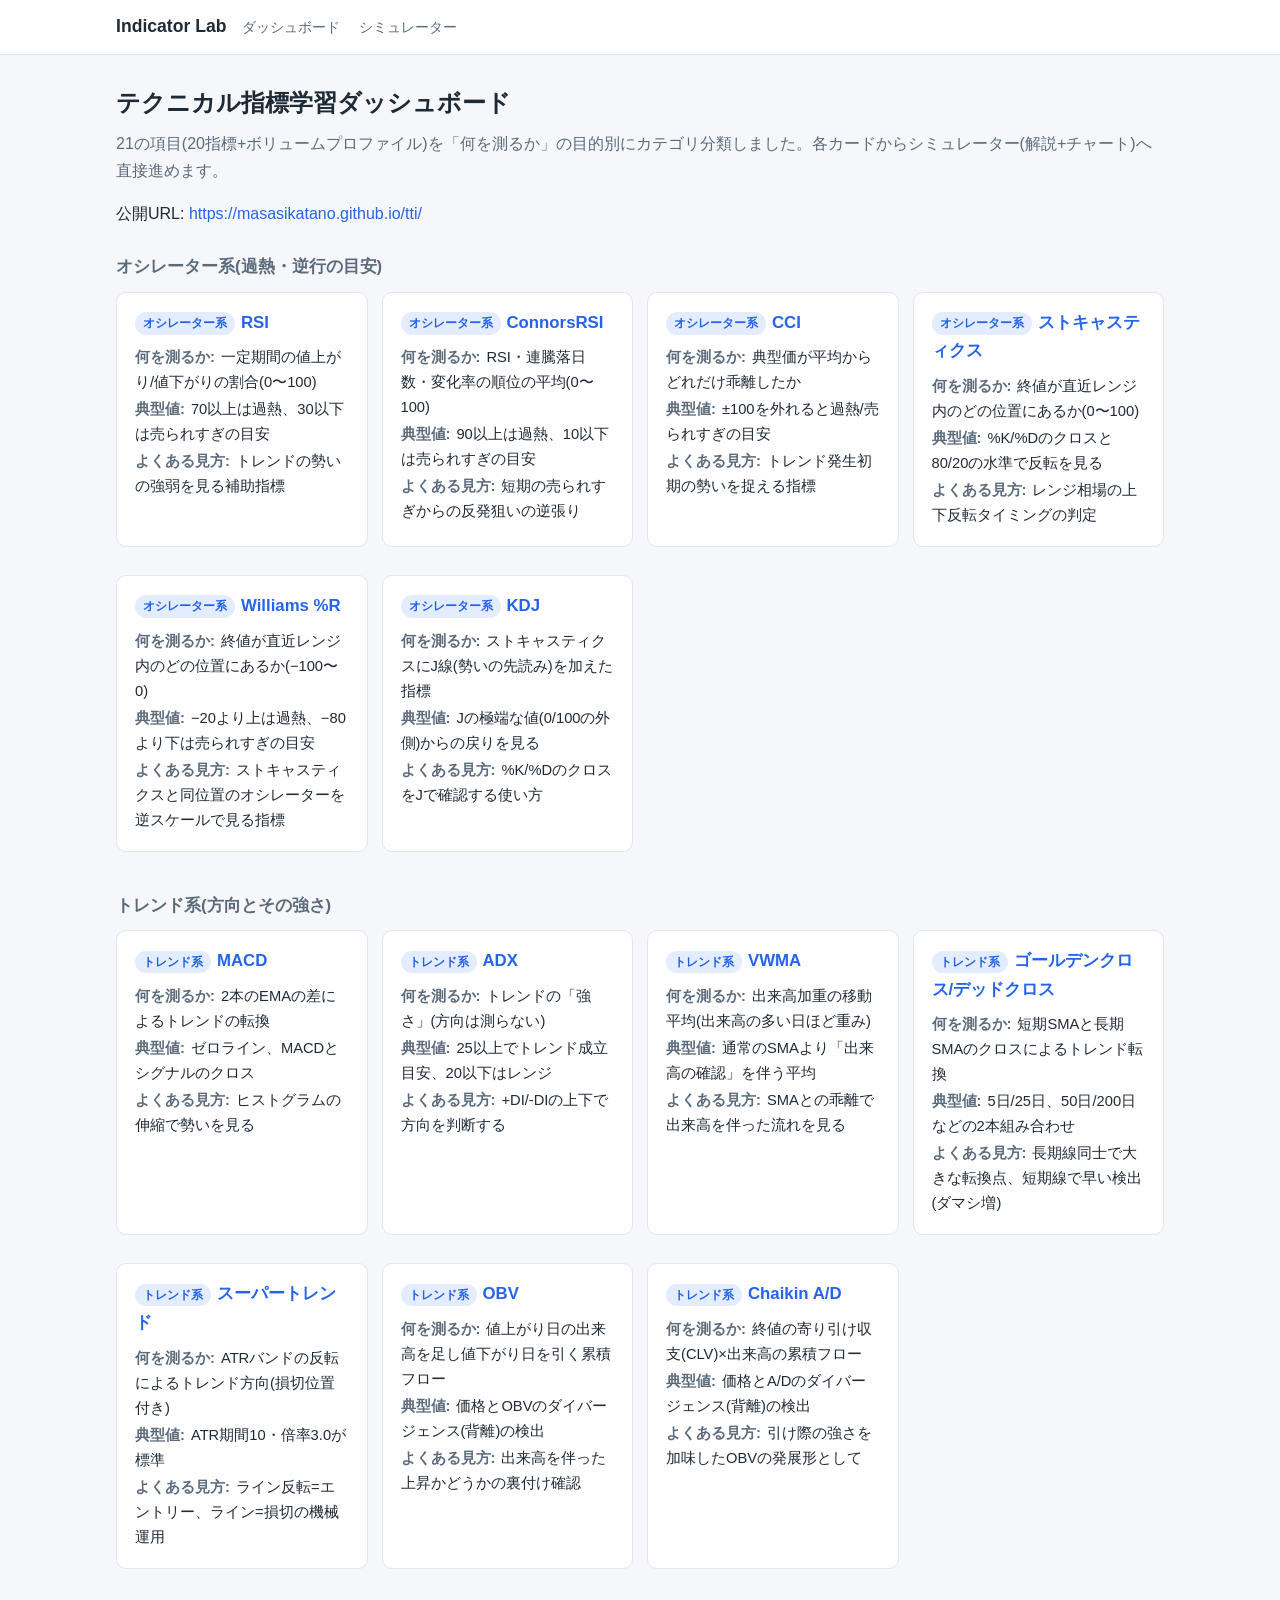
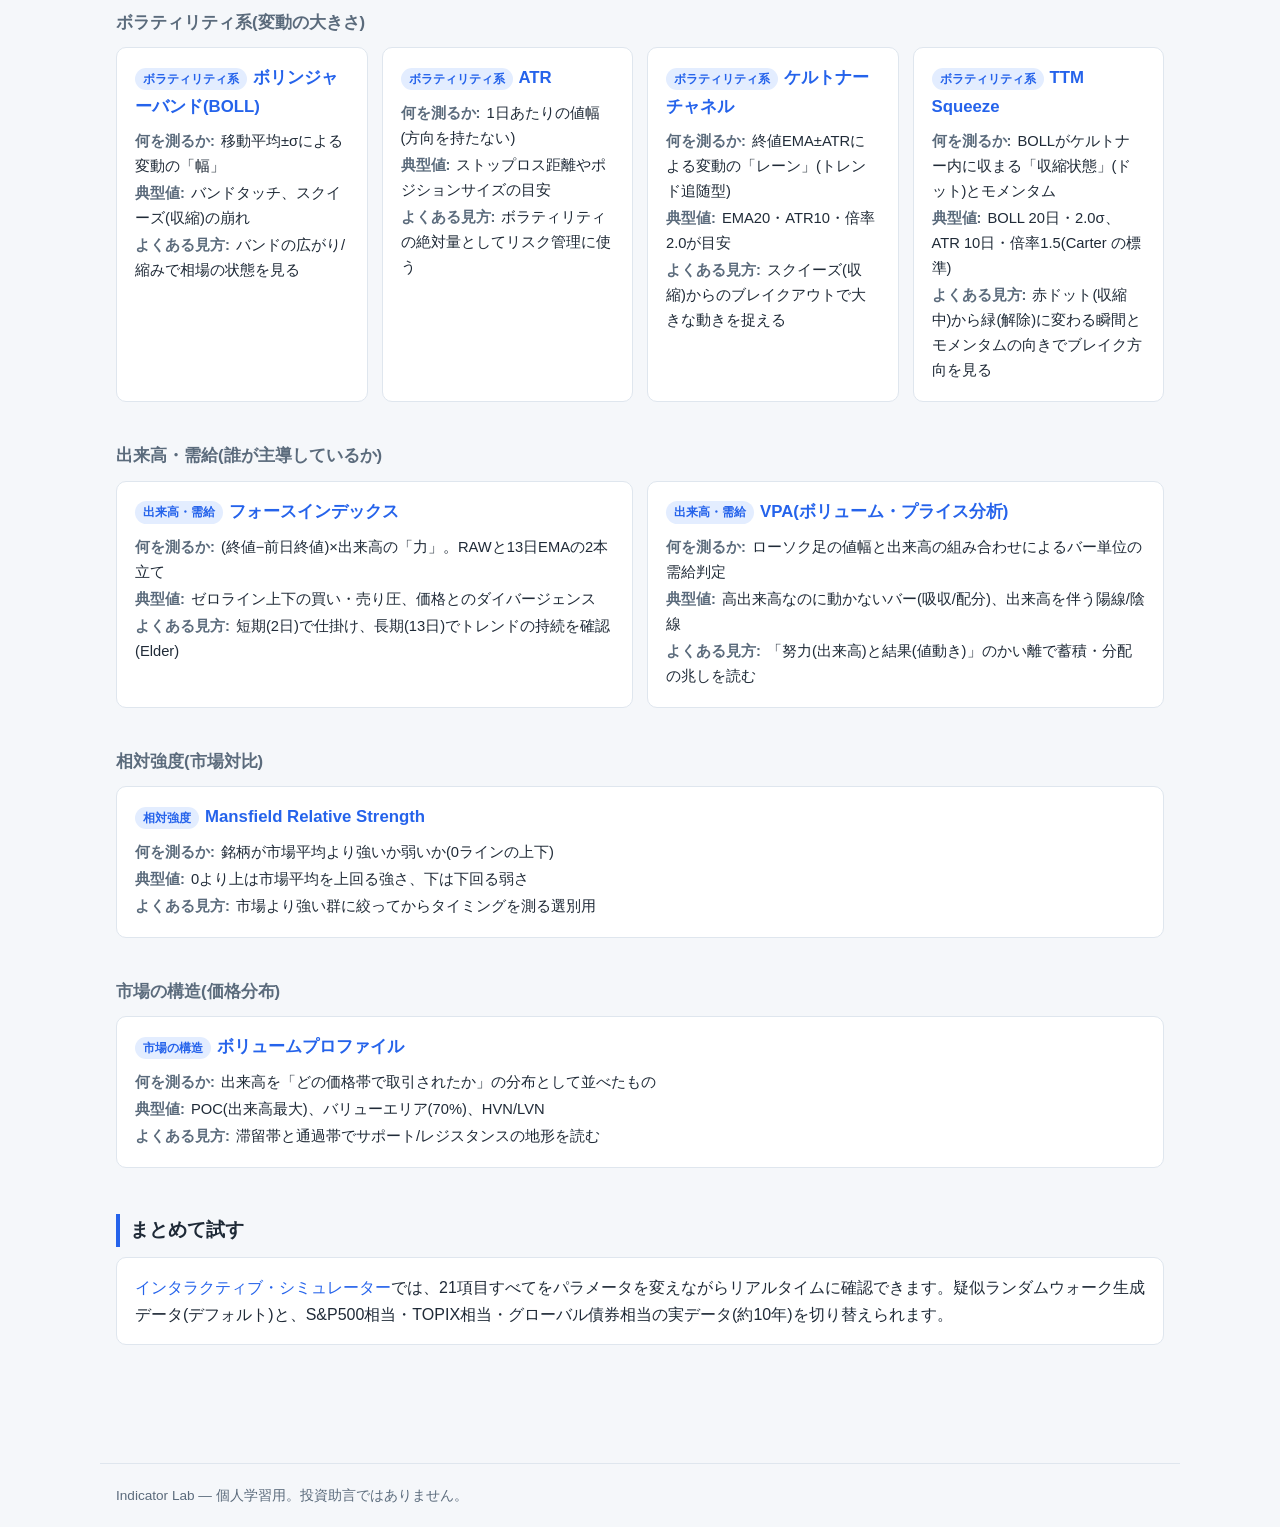
<file: index.html>
<!DOCTYPE html>
<html lang="ja">
<head>
<meta charset="utf-8">
<meta name="viewport" content="width=device-width, initial-scale=1">
<title>Indicator Lab — テクニカル指標学習ダッシュボード</title>
<link rel="icon" href="favicon.ico" sizes="any">
<link rel="icon" type="image/png" sizes="32x32" href="favicon-32x32.png">
<link rel="icon" type="image/png" sizes="16x16" href="favicon-16x16.png">
<link rel="apple-touch-icon" href="apple-touch-icon.png">
<link rel="stylesheet" href="assets/css/style.css">
</head>
<body>
<header class="site-header">
  <div class="inner">
    <a class="brand" href="index.html">Indicator Lab</a>
    <nav>
      <a href="index.html">ダッシュボード</a>
      <a href="simulator.html">シミュレーター</a>
    </nav>
  </div>
</header>
<div class="wrap">
  <h1>テクニカル指標学習ダッシュボード</h1>
  <p class="lead">21の項目(20指標+ボリュームプロファイル)を「何を測るか」の目的別にカテゴリ分類しました。各カードからシミュレーター(解説+チャート)へ直接進めます。</p>
  <p>公開URL: <a href="https://masasikatano.github.io/tti/">https://masasikatano.github.io/tti/</a></p>

  <p class="cat-title">オシレーター系(過熱・逆行の目安)</p>
  <div class="grid">
    <div class="card">
      <h3><span class="tag">オシレーター系</span><a href="simulator.html?indicator=rsi">RSI</a></h3>
      <div class="row"><span class="lbl">何を測るか:</span>一定期間の値上がり/値下がりの割合(0〜100)</div>
      <div class="row"><span class="lbl">典型値:</span>70以上は過熱、30以下は売られすぎの目安</div>
      <div class="row"><span class="lbl">よくある見方:</span>トレンドの勢いの強弱を見る補助指標</div>
    </div>
    <div class="card">
      <h3><span class="tag">オシレーター系</span><a href="simulator.html?indicator=connors">ConnorsRSI</a></h3>
      <div class="row"><span class="lbl">何を測るか:</span>RSI・連騰落日数・変化率の順位の平均(0〜100)</div>
      <div class="row"><span class="lbl">典型値:</span>90以上は過熱、10以下は売られすぎの目安</div>
      <div class="row"><span class="lbl">よくある見方:</span>短期の売られすぎからの反発狙いの逆張り</div>
    </div>
    <div class="card">
      <h3><span class="tag">オシレーター系</span><a href="simulator.html?indicator=cci">CCI</a></h3>
      <div class="row"><span class="lbl">何を測るか:</span>典型価が平均からどれだけ乖離したか</div>
      <div class="row"><span class="lbl">典型値:</span>±100を外れると過熱/売られすぎの目安</div>
      <div class="row"><span class="lbl">よくある見方:</span>トレンド発生初期の勢いを捉える指標</div>
    </div>
    <div class="card">
      <h3><span class="tag">オシレーター系</span><a href="simulator.html?indicator=stoch">ストキャスティクス</a></h3>
      <div class="row"><span class="lbl">何を測るか:</span>終値が直近レンジ内のどの位置にあるか(0〜100)</div>
      <div class="row"><span class="lbl">典型値:</span>%K/%Dのクロスと80/20の水準で反転を見る</div>
      <div class="row"><span class="lbl">よくある見方:</span>レンジ相場の上下反転タイミングの判定</div>
    </div>
    <div class="card">
      <h3><span class="tag">オシレーター系</span><a href="simulator.html?indicator=wpr">Williams %R</a></h3>
      <div class="row"><span class="lbl">何を測るか:</span>終値が直近レンジ内のどの位置にあるか(−100〜0)</div>
      <div class="row"><span class="lbl">典型値:</span>−20より上は過熱、−80より下は売られすぎの目安</div>
      <div class="row"><span class="lbl">よくある見方:</span>ストキャスティクスと同位置のオシレーターを逆スケールで見る指標</div>
    </div>
    <div class="card">
      <h3><span class="tag">オシレーター系</span><a href="simulator.html?indicator=kdj">KDJ</a></h3>
      <div class="row"><span class="lbl">何を測るか:</span>ストキャスティクスにJ線(勢いの先読み)を加えた指標</div>
      <div class="row"><span class="lbl">典型値:</span>Jの極端な値(0/100の外側)からの戻りを見る</div>
      <div class="row"><span class="lbl">よくある見方:</span>%K/%DのクロスをJで確認する使い方</div>
    </div>
  </div>

  <p class="cat-title">トレンド系(方向とその強さ)</p>
  <div class="grid">
    <div class="card">
      <h3><span class="tag">トレンド系</span><a href="simulator.html?indicator=macd">MACD</a></h3>
      <div class="row"><span class="lbl">何を測るか:</span>2本のEMAの差によるトレンドの転換</div>
      <div class="row"><span class="lbl">典型値:</span>ゼロライン、MACDとシグナルのクロス</div>
      <div class="row"><span class="lbl">よくある見方:</span>ヒストグラムの伸縮で勢いを見る</div>
    </div>
    <div class="card">
      <h3><span class="tag">トレンド系</span><a href="simulator.html?indicator=adx">ADX</a></h3>
      <div class="row"><span class="lbl">何を測るか:</span>トレンドの「強さ」(方向は測らない)</div>
      <div class="row"><span class="lbl">典型値:</span>25以上でトレンド成立目安、20以下はレンジ</div>
      <div class="row"><span class="lbl">よくある見方:</span>+DI/-DIの上下で方向を判断する</div>
    </div>
    <div class="card">
      <h3><span class="tag">トレンド系</span><a href="simulator.html?indicator=vwma">VWMA</a></h3>
      <div class="row"><span class="lbl">何を測るか:</span>出来高加重の移動平均(出来高の多い日ほど重み)</div>
      <div class="row"><span class="lbl">典型値:</span>通常のSMAより「出来高の確認」を伴う平均</div>
      <div class="row"><span class="lbl">よくある見方:</span>SMAとの乖離で出来高を伴った流れを見る</div>
    </div>
    <div class="card">
      <h3><span class="tag">トレンド系</span><a href="simulator.html?indicator=cross">ゴールデンクロス/デッドクロス</a></h3>
      <div class="row"><span class="lbl">何を測るか:</span>短期SMAと長期SMAのクロスによるトレンド転換</div>
      <div class="row"><span class="lbl">典型値:</span>5日/25日、50日/200日などの2本組み合わせ</div>
      <div class="row"><span class="lbl">よくある見方:</span>長期線同士で大きな転換点、短期線で早い検出(ダマシ増)</div>
    </div>
    <div class="card">
      <h3><span class="tag">トレンド系</span><a href="simulator.html?indicator=supertrend">スーパートレンド</a></h3>
      <div class="row"><span class="lbl">何を測るか:</span>ATRバンドの反転によるトレンド方向(損切位置付き)</div>
      <div class="row"><span class="lbl">典型値:</span>ATR期間10・倍率3.0が標準</div>
      <div class="row"><span class="lbl">よくある見方:</span>ライン反転=エントリー、ライン=損切の機械運用</div>
    </div>
    <div class="card">
      <h3><span class="tag">トレンド系</span><a href="simulator.html?indicator=obv">OBV</a></h3>
      <div class="row"><span class="lbl">何を測るか:</span>値上がり日の出来高を足し値下がり日を引く累積フロー</div>
      <div class="row"><span class="lbl">典型値:</span>価格とOBVのダイバージェンス(背離)の検出</div>
      <div class="row"><span class="lbl">よくある見方:</span>出来高を伴った上昇かどうかの裏付け確認</div>
    </div>
    <div class="card">
      <h3><span class="tag">トレンド系</span><a href="simulator.html?indicator=chad">Chaikin A/D</a></h3>
      <div class="row"><span class="lbl">何を測るか:</span>終値の寄り引け収支(CLV)×出来高の累積フロー</div>
      <div class="row"><span class="lbl">典型値:</span>価格とA/Dのダイバージェンス(背離)の検出</div>
      <div class="row"><span class="lbl">よくある見方:</span>引け際の強さを加味したOBVの発展形として</div>
    </div>
  </div>

  <p class="cat-title">ボラティリティ系(変動の大きさ)</p>
  <div class="grid">
    <div class="card">
      <h3><span class="tag">ボラティリティ系</span><a href="simulator.html?indicator=boll">ボリンジャーバンド(BOLL)</a></h3>
      <div class="row"><span class="lbl">何を測るか:</span>移動平均±σによる変動の「幅」</div>
      <div class="row"><span class="lbl">典型値:</span>バンドタッチ、スクイーズ(収縮)の崩れ</div>
      <div class="row"><span class="lbl">よくある見方:</span>バンドの広がり/縮みで相場の状態を見る</div>
    </div>
    <div class="card">
      <h3><span class="tag">ボラティリティ系</span><a href="simulator.html?indicator=atr">ATR</a></h3>
      <div class="row"><span class="lbl">何を測るか:</span>1日あたりの値幅(方向を持たない)</div>
      <div class="row"><span class="lbl">典型値:</span>ストップロス距離やポジションサイズの目安</div>
      <div class="row"><span class="lbl">よくある見方:</span>ボラティリティの絶対量としてリスク管理に使う</div>
    </div>
    <div class="card">
      <h3><span class="tag">ボラティリティ系</span><a href="simulator.html?indicator=keltner">ケルトナーチャネル</a></h3>
      <div class="row"><span class="lbl">何を測るか:</span>終値EMA±ATRによる変動の「レーン」(トレンド追随型)</div>
      <div class="row"><span class="lbl">典型値:</span>EMA20・ATR10・倍率2.0が目安</div>
      <div class="row"><span class="lbl">よくある見方:</span>スクイーズ(収縮)からのブレイクアウトで大きな動きを捉える</div>
    </div>
    <div class="card">
      <h3><span class="tag">ボラティリティ系</span><a href="simulator.html?indicator=ttm">TTM Squeeze</a></h3>
      <div class="row"><span class="lbl">何を測るか:</span>BOLLがケルトナー内に収まる「収縮状態」(ドット)とモメンタム</div>
      <div class="row"><span class="lbl">典型値:</span>BOLL 20日・2.0σ、ATR 10日・倍率1.5(Carter の標準)</div>
      <div class="row"><span class="lbl">よくある見方:</span>赤ドット(収縮中)から緑(解除)に変わる瞬間とモメンタムの向きでブレイク方向を見る</div>
    </div>
  </div>

  <p class="cat-title">出来高・需給(誰が主導しているか)</p>
  <div class="grid">
    <div class="card">
      <h3><span class="tag">出来高・需給</span><a href="simulator.html?indicator=force">フォースインデックス</a></h3>
      <div class="row"><span class="lbl">何を測るか:</span>(終値−前日終値)×出来高の「力」。RAWと13日EMAの2本立て</div>
      <div class="row"><span class="lbl">典型値:</span>ゼロライン上下の買い・売り圧、価格とのダイバージェンス</div>
      <div class="row"><span class="lbl">よくある見方:</span>短期(2日)で仕掛け、長期(13日)でトレンドの持続を確認(Elder)</div>
    </div>
    <div class="card">
      <h3><span class="tag">出来高・需給</span><a href="simulator.html?indicator=vpa">VPA(ボリューム・プライス分析)</a></h3>
      <div class="row"><span class="lbl">何を測るか:</span>ローソク足の値幅と出来高の組み合わせによるバー単位の需給判定</div>
      <div class="row"><span class="lbl">典型値:</span>高出来高なのに動かないバー(吸収/配分)、出来高を伴う陽線/陰線</div>
      <div class="row"><span class="lbl">よくある見方:</span>「努力(出来高)と結果(値動き)」のかい離で蓄積・分配の兆しを読む</div>
    </div>
  </div>

  <p class="cat-title">相対強度(市場対比)</p>
  <div class="grid">
    <div class="card">
      <h3><span class="tag">相対強度</span><a href="simulator.html?indicator=mansfield">Mansfield Relative Strength</a></h3>
      <div class="row"><span class="lbl">何を測るか:</span>銘柄が市場平均より強いか弱いか(0ラインの上下)</div>
      <div class="row"><span class="lbl">典型値:</span>0より上は市場平均を上回る強さ、下は下回る弱さ</div>
      <div class="row"><span class="lbl">よくある見方:</span>市場より強い群に絞ってからタイミングを測る選別用</div>
    </div>
  </div>

  <p class="cat-title">市場の構造(価格分布)</p>
  <div class="grid">
    <div class="card">
      <h3><span class="tag">市場の構造</span><a href="simulator.html?indicator=vprofile">ボリュームプロファイル</a></h3>
      <div class="row"><span class="lbl">何を測るか:</span>出来高を「どの価格帯で取引されたか」の分布として並べたもの</div>
      <div class="row"><span class="lbl">典型値:</span>POC(出来高最大)、バリューエリア(70%)、HVN/LVN</div>
      <div class="row"><span class="lbl">よくある見方:</span>滞留帯と通過帯でサポート/レジスタンスの地形を読む</div>
    </div>
  </div>

  <h2>まとめて試す</h2>
  <div class="card">
    <p style="margin:0"><a href="simulator.html">インタラクティブ・シミュレーター</a>では、21項目すべてをパラメータを変えながらリアルタイムに確認できます。疑似ランダムウォーク生成データ(デフォルト)と、S&P500相当・TOPIX相当・グローバル債券相当の実データ(約10年)を切り替えられます。</p>
  </div>
</div>
<footer>Indicator Lab — 個人学習用。投資助言ではありません。</footer>
</body>
</html>
</file>
<file: assets/css/style.css>
/* indicator-lab 共通スタイル(ハンドメイド・フレームワーク不使用) */
:root {
  --bg: #f5f7fa;
  --card: #ffffff;
  --ink: #1f2a37;
  --sub: #5b6b7c;
  --line: #dfe6ee;
  --accent: #2563eb;
  --accent-soft: #e3edff;
  --warn-bg: #fff7e6;
  --warn-line: #f0c36d;
  --radius: 10px;
}
* { box-sizing: border-box; }
html, body { margin: 0; padding: 0; }
body {
  font-family: "Hiragino Kaku Gothic ProN", "Yu Gothic", "Noto Sans JP", Meiryo, sans-serif;
  background: var(--bg);
  color: var(--ink);
  line-height: 1.7;
}
a { color: var(--accent); text-decoration: none; }
a:hover { text-decoration: underline; }

.wrap { max-width: 1080px; margin: 0 auto; padding: 0 16px 64px; }

/* ヘッダー */
.site-header {
  background: var(--card);
  border-bottom: 1px solid var(--line);
  position: sticky; top: 0; z-index: 10;
}
.site-header .inner {
  max-width: 1080px; margin: 0 auto; padding: 12px 16px;
  display: flex; align-items: center; gap: 16px; flex-wrap: wrap;
}
.site-header .brand { font-weight: 700; font-size: 1.1rem; color: var(--ink); }
.site-header nav a { margin-right: 14px; font-size: 0.9rem; color: var(--sub); }
.site-header nav a:hover { color: var(--accent); }

h1 { font-size: 1.5rem; margin: 28px 0 6px; }
h2 { font-size: 1.2rem; margin: 32px 0 10px; border-left: 4px solid var(--accent); padding-left: 10px; }
h3 { font-size: 1.05rem; margin: 20px 0 8px; }
p.lead { color: var(--sub); margin: 0 0 16px; }

/* カード */
.card {
  background: var(--card);
  border: 1px solid var(--line);
  border-radius: var(--radius);
  padding: 16px 18px;
  margin-bottom: 14px;
}
.grid { display: grid; gap: 14px; grid-template-columns: repeat(auto-fit, minmax(250px, 1fr)); }

.cat-title { margin: 26px 0 10px; font-size: 1.05rem; font-weight: 700; color: var(--sub); }
.card h3 { margin: 0 0 8px; }
.card .row { margin: 2px 0; font-size: 0.92rem; }
.card .row .lbl { font-weight: 700; color: var(--sub); margin-right: 6px; }
.tag {
  display: inline-block; font-size: 0.75rem; padding: 1px 8px;
  border-radius: 999px; background: var(--accent-soft); color: var(--accent);
  margin-right: 6px; vertical-align: middle;
}
.portrait {
  display: block; width: 240px; height: auto;
  border-radius: var(--radius); margin: 4px 0 10px;
}

/* テーブル */
table.cmp { width: 100%; border-collapse: collapse; background: var(--card); font-size: 0.92rem; }
table.cmp th, table.cmp td {
  border: 1px solid var(--line); padding: 8px 10px; text-align: left; vertical-align: top;
}
table.cmp th { background: var(--accent-soft); white-space: nowrap; }
.table-scroll { overflow-x: auto; }

/* 計算式 */
.formula {
  background: #0f1c2e; color: #d7e4f7; border-radius: var(--radius);
  padding: 14px 18px; font-family: "SF Mono", Consolas, Menlo, monospace;
  font-size: 0.95rem; overflow-x: auto; white-space: pre-wrap; margin: 8px 0;
}

/* 注意注記 */
.notice {
  background: var(--warn-bg); border: 1px solid var(--warn-line);
  border-radius: var(--radius); padding: 12px 16px; font-size: 0.9rem; margin: 12px 0;
}

/* シミュレーター */
.sim-toolbar { display: flex; flex-wrap: wrap; gap: 10px 18px; align-items: center; }
.sim-toolbar label { font-size: 0.9rem; color: var(--sub); display: flex; align-items: center; gap: 6px; }
select, button {
  font: inherit; padding: 6px 12px; border: 1px solid var(--line); border-radius: 8px;
  background: var(--card); color: var(--ink); cursor: pointer;
}
button.primary { background: var(--accent); border-color: var(--accent); color: #fff; }
button:hover { filter: brightness(0.96); }

.tabs { display: flex; flex-wrap: wrap; align-items: flex-start; gap: 16px; margin: 16px 0; }
.tabs .group { display: flex; flex-direction: column; gap: 6px; }
.tabs .group-label {
  display: inline-block;
  font-size: 0.82rem;
  font-weight: 700;
  color: var(--accent);
  background: var(--accent-soft);
  border-radius: 999px;
  padding: 3px 12px;
  white-space: nowrap;
}
.tabs .group-buttons { display: flex; flex-wrap: wrap; gap: 6px; }
.tabs button {
  border: 1px solid var(--line); background: var(--card); color: var(--sub);
  border-radius: 999px; padding: 6px 16px;
}
.tabs button.active { background: var(--accent); border-color: var(--accent); color: #fff; }

.params { display: grid; gap: 10px 24px; grid-template-columns: repeat(auto-fit, minmax(230px, 1fr)); }
.param label { display: flex; justify-content: space-between; font-size: 0.9rem; margin-bottom: 2px; }
.param .val { font-weight: 700; color: var(--accent); font-variant-numeric: tabular-nums; }
.param .hint { font-size: 0.75rem; color: var(--sub); opacity: 0.85; margin-top: 2px; line-height: 1.4; }
input[type="range"] { width: 100%; accent-color: var(--accent); }

.chart-box { background: var(--card); border: 1px solid var(--line); border-radius: var(--radius); padding: 12px; margin-top: 14px; }
.chart-box canvas { width: 100% !important; }
.chart-box h3 { margin: 0 0 8px; font-size: 0.95rem; color: var(--sub); }

footer { max-width: 1080px; margin: 40px auto 0; padding: 20px 16px; color: var(--sub); font-size: 0.85rem; border-top: 1px solid var(--line); }

@media (max-width: 640px) {
  h1 { font-size: 1.25rem; }
  .site-header .inner { gap: 8px; }
}
</file>
